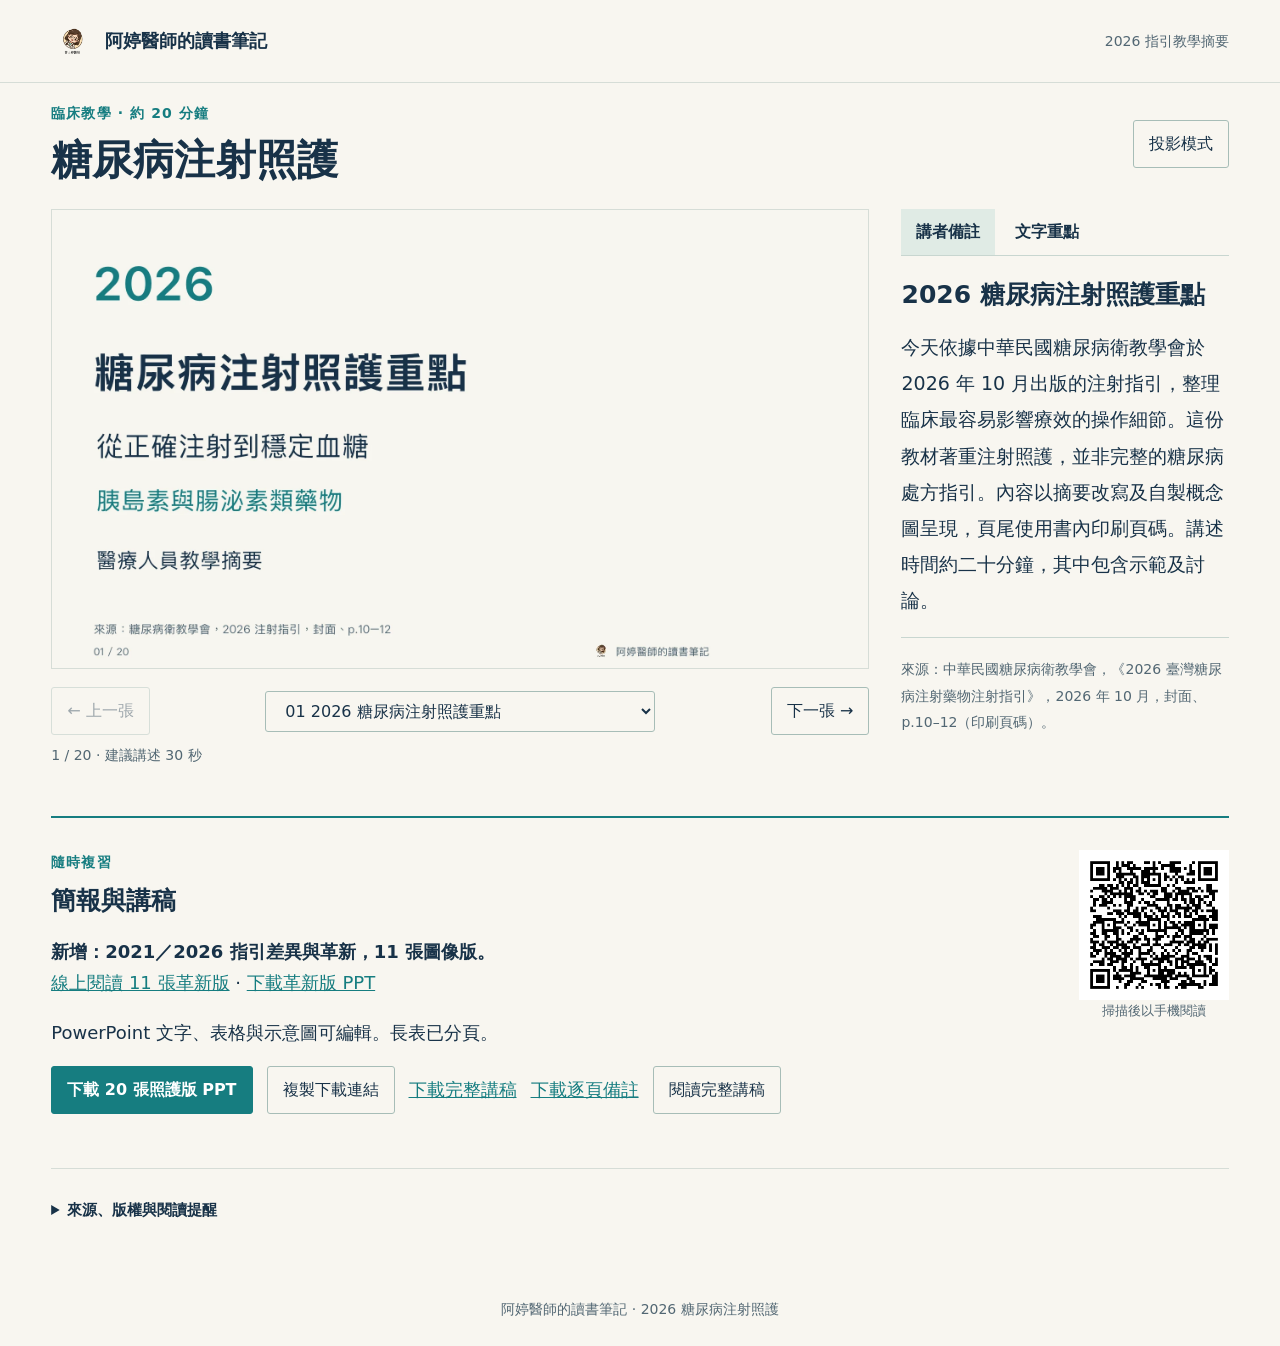
<file: index.html>
<!doctype html>
<html lang="zh-Hant"><head><meta charset="utf-8"><meta name="viewport" content="width=device-width,initial-scale=1"><meta name="description" content="2026 糖尿病注射照護重點：20 張臨床教學投影片、逐頁備註與完整講稿。摘要改寫，不提供原書下載。"><meta property="og:title" content="2026 糖尿病注射照護｜阿婷醫師的讀書筆記"><meta property="og:description" content="注射技巧、輪替、脂肪增生與腸泌素。20 張大字教學簡報及講稿。"><meta property="og:url" content="https://tsn4830-ui.github.io/diabetes-injection-guide-2026/"><meta property="og:image" content="https://tsn4830-ui.github.io/diabetes-injection-guide-2026/assets/og.png"><meta name="twitter:card" content="summary_large_image"><title>2026 糖尿病注射照護｜阿婷醫師的讀書筆記</title><link rel="icon" href="assets/logo.png"><link rel="stylesheet" href="style.css"></head>
<body><header><a class="brand" href="#"><img src="assets/logo.png" alt="阿婷醫師品牌標誌"><span>阿婷醫師的讀書筆記</span></a><span class="edition">2026 指引教學摘要</span></header>
<main><div class="heading"><div><p class="eyebrow">臨床教學 · 約 20 分鐘</p><h1>糖尿病注射照護</h1></div><button id="present" type="button">投影模式</button></div>
<div class="workspace"><section class="viewer" aria-label="投影片檢視器"><img id="slide" alt="第 1 張投影片" src="slides/slide_01.webp" width="1920" height="1080"><nav aria-label="投影片導覽"><button id="prev" type="button">← 上一張</button><label class="selector"><span class="sr">選擇投影片</span><select id="select"></select></label><button id="next" type="button">下一張 →</button></nav><p id="status" class="status" aria-live="polite"></p></section>
<aside><div class="tabs" role="tablist" aria-label="閱讀方式"><button id="note-tab" role="tab" aria-selected="true" aria-controls="notes">講者備註</button><button id="text-tab" role="tab" aria-selected="false" aria-controls="points">文字重點</button></div><section id="notes" role="tabpanel"><h2 id="note-title"></h2><p id="note-body"></p></section><section id="points" role="tabpanel" hidden><h2>本頁重點</h2><ul id="point-list"></ul></section><p id="source" class="source"></p></aside></div>
<section class="downloads"><div><p class="eyebrow">隨時複習</p><h2>簡報與講稿</h2><p><strong>新增：2021／2026 指引差異與革新，11 張圖像版。</strong><br><a href="innovation.html">線上閱讀 11 張革新版</a> · <a href="2026_%E8%87%BA%E7%81%A3%E7%B3%96%E5%B0%BF%E7%97%85%E6%B3%A8%E5%B0%84%E8%97%A5%E7%89%A9%E6%8C%87%E5%BC%95%E9%9D%A9%E6%96%B0.pptx" download>下載革新版 PPT</a></p><p>PowerPoint 文字、表格與示意圖可編輯。長表已分頁。</p><div class="actions"><a class="primary" id="pptx" href="2026糖尿病注射照護.pptx" download>下載 20 張照護版 PPT</a><button id="copy" type="button">複製下載連結</button><a href="完整講稿.md" download>下載完整講稿</a><a href="逐頁講者備註.md" download>下載逐頁備註</a><button id="speech-toggle" type="button" aria-expanded="false" aria-controls="speech">閱讀完整講稿</button></div><p id="download-status" aria-live="polite"></p><p id="webview" hidden>若在 Facebook 或 Instagram 內無法下載，請用 Safari 或 Chrome 開啟。</p></div><figure><img src="assets/site-qr.png" width="150" height="150" alt="教學網站 QR code"><figcaption>掃描後以手機閱讀</figcaption></figure></section>
<section id="speech" hidden><h2>完整講稿</h2><div id="speech-body"></div></section>
<details class="reference"><summary>來源、版權與閱讀提醒</summary><p>主要來源：中華民國糖尿病衛教學會，《2026 臺灣糖尿病注射藥物注射指引》，2026 年 10 月。<a href="https://www.tade.org.tw/" target="_blank" rel="noopener">學會官方網站</a>。</p><p>本教材為教學摘要改寫，非學會官方教材或勘誤。原書著作權歸原權利人。本站不提供原 PDF、掃描頁或原書圖片，不代表取得原書重製授權。</p><p>兒童較長針頭角度與保存期限的原文差異，見第 19 張。藥品與裝置操作以各產品最新仿單及個別臨床評估為準。</p><p>本站以系統字型呈現，未散布字型檔案。概念圖採原創排版，不是人體定位或解剖量測圖。</p></details></main><footer>阿婷醫師的讀書筆記 · 2026 糖尿病注射照護</footer><script src="data.js"></script><script src="app.js"></script></body></html>
</file>
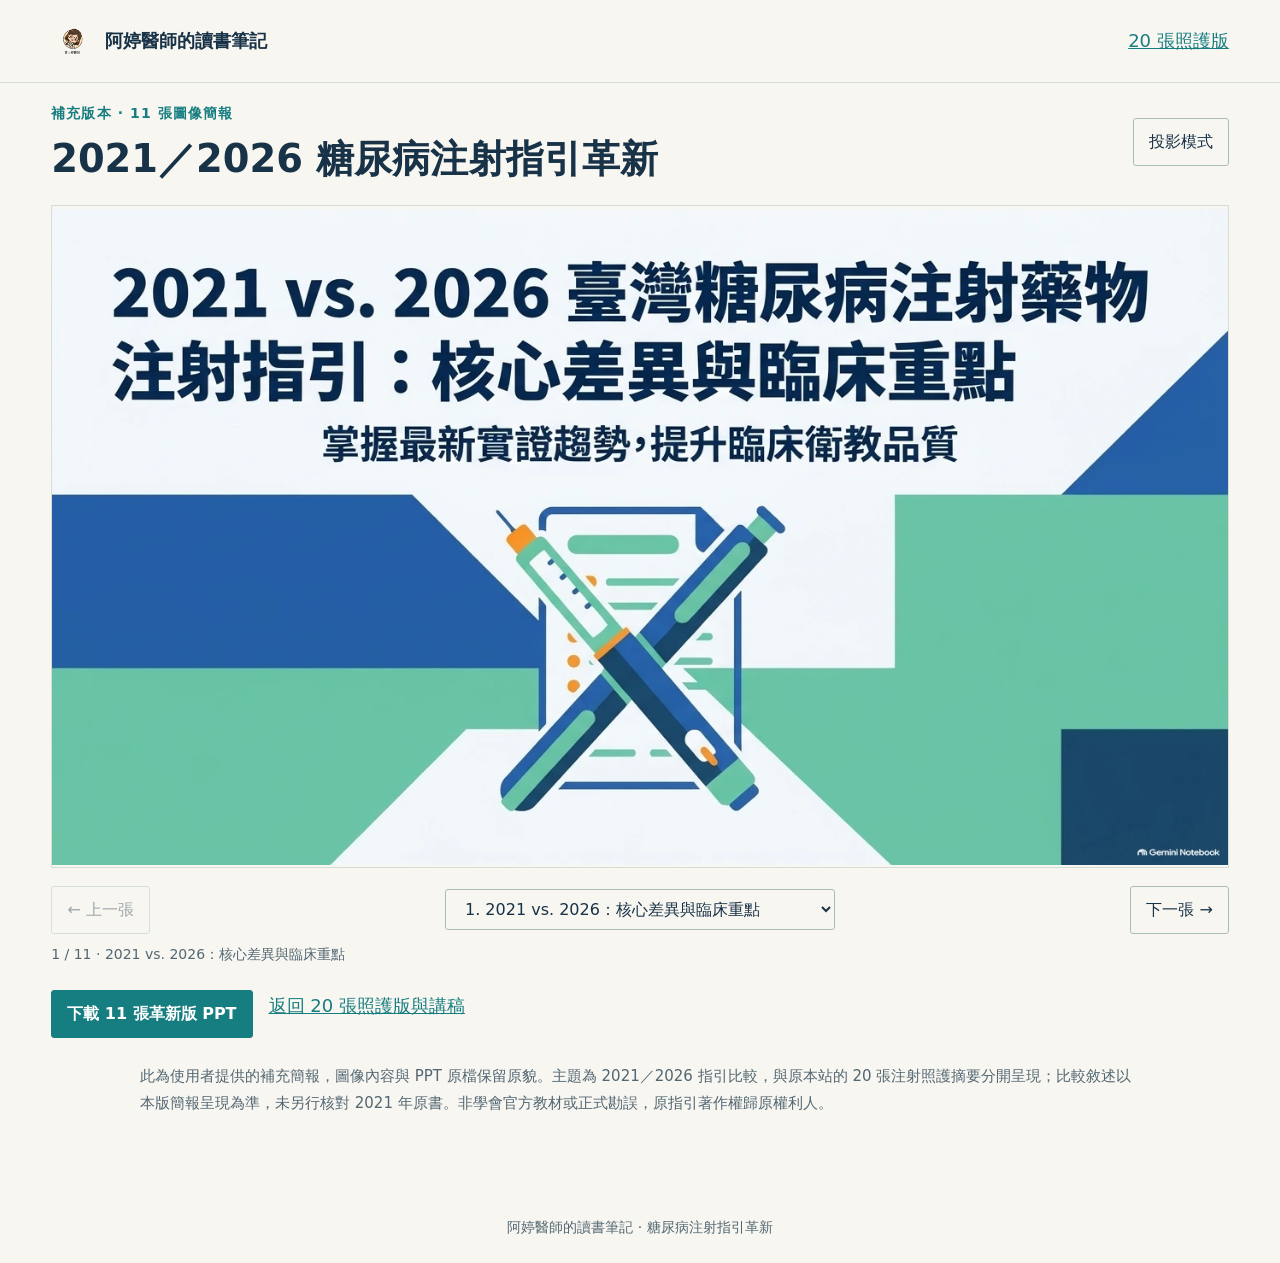
<file: innovation.html>
<!doctype html><html lang="zh-Hant"><head><meta charset="utf-8"><meta name="viewport" content="width=device-width,initial-scale=1"><title>2021／2026 糖尿病注射指引革新｜阿婷醫師的讀書筆記</title><meta name="description" content="使用者提供的 11 張圖像簡報，介紹 2021 與 2026 臺灣糖尿病注射指引差異與臨床重點，附原檔下載。"><meta property="og:title" content="2021／2026 糖尿病注射指引革新"><meta property="og:url" content="https://tsn4830-ui.github.io/diabetes-injection-guide-2026/innovation.html"><meta property="og:image" content="https://tsn4830-ui.github.io/diabetes-injection-guide-2026/slides/innovation_01.webp"><link rel="stylesheet" href="style.css"><link rel="icon" href="assets/logo.png"><style>.innovation-view{max-width:1200px;margin:auto}.innovation-links{display:flex;gap:16px;flex-wrap:wrap;margin:24px 0}.provenance{font-size:15px;color:#526773;max-width:1000px;margin:25px auto}.heading h1{font-size:clamp(25px,3vw,40px)}body.projector .innovation-links,body.projector .provenance{display:none}</style></head><body><header><a class="brand" href="index.html"><img src="assets/logo.png" alt="阿婷醫師品牌標誌"><span>阿婷醫師的讀書筆記</span></a><a href="index.html">20 張照護版</a></header><main><div class="heading"><div><p class="eyebrow">補充版本 · 11 張圖像簡報</p><h1>2021／2026 糖尿病注射指引革新</h1></div><button id="present" type="button">投影模式</button></div><section class="innovation-view" aria-label="革新版投影片檢視器"><img id="slide" src="slides/innovation_01.webp" width="1920" height="1080" alt="第 1 張：核心差異與臨床重點"><nav aria-label="投影片導覽"><button id="prev" type="button">← 上一張</button><label class="selector"><span class="sr">選擇投影片</span><select id="select"></select></label><button id="next" type="button">下一張 →</button></nav><p id="status" class="status" aria-live="polite"></p></section><div class="innovation-links"><a class="primary" href="2026_%E8%87%BA%E7%81%A3%E7%B3%96%E5%B0%BF%E7%97%85%E6%B3%A8%E5%B0%84%E8%97%A5%E7%89%A9%E6%8C%87%E5%BC%95%E9%9D%A9%E6%96%B0.pptx" download>下載 11 張革新版 PPT</a><a href="index.html">返回 20 張照護版與講稿</a></div><p class="provenance">此為使用者提供的補充簡報，圖像內容與 PPT 原檔保留原貌。主題為 2021／2026 指引比較，與原本站的 20 張注射照護摘要分開呈現；比較敘述以本版簡報呈現為準，未另行核對 2021 年原書。非學會官方教材或正式勘誤，原指引著作權歸原權利人。</p></main><footer>阿婷醫師的讀書筆記 · 糖尿病注射指引革新</footer><script src="innovation-data.js"></script><script src="innovation.js"></script></body></html>
</file>
<file: style.css>
*{box-sizing:border-box}body{margin:0;background:#f8f6f0;color:#183248;font-family:"PingFang TC","Noto Sans TC",system-ui,sans-serif;font-size:18px;line-height:1.75}header{max-width:1540px;margin:auto;padding:20px 4vw;border-bottom:1px solid #d6ddd7;display:flex;align-items:center;justify-content:space-between}.brand{display:flex;gap:12px;align-items:center;text-decoration:none;font-weight:700;color:#183248}.brand img{width:42px;height:42px;object-fit:contain}.edition{color:#526773;font-size:14px}main{max-width:1540px;margin:auto;padding:18px 4vw 50px}.heading{display:flex;align-items:center;justify-content:space-between;margin:0 0 22px}h1{font-size:clamp(28px,3.2vw,46px);line-height:1.3;margin:0}h2{font-size:25px;line-height:1.5;margin:0 0 16px}.eyebrow{color:#167d80;letter-spacing:.08em;font-size:14px;font-weight:700;margin:0 0 8px}.workspace{display:grid;grid-template-columns:minmax(0,2.5fr) minmax(280px,1fr);gap:32px}.viewer{min-width:0}#slide{display:block;width:100%;height:auto;aspect-ratio:16/9;object-fit:contain;border:1px solid #d6ddd7}nav{display:flex;align-items:center;gap:12px;justify-content:space-between;margin-top:18px}button,a.primary,select{font:inherit;font-size:16px;border:1px solid #a7bdb7;border-radius:3px;background:transparent;color:#183248;padding:9px 15px;cursor:pointer}button:hover,button[aria-selected=true]{background:#e0ebe5}button:disabled{opacity:.4;cursor:default}button:focus-visible,a:focus-visible,select:focus-visible,summary:focus-visible{outline:3px solid #167d80;outline-offset:4px}a{color:#167d80}select{width:100%;max-width:390px}.selector{flex:1;text-align:center}.status{font-size:14px;color:#526773;margin:8px 0 0}.tabs{display:flex;gap:5px;border-bottom:1px solid #c8d6d0;margin-bottom:20px}.tabs button{border:0;border-radius:0;font-weight:700}aside p{margin-top:0;font-size:19px;line-height:1.9}aside{max-height:760px;overflow:auto}.source{font-size:14px!important;color:#526773;border-top:1px solid #c8d6d0;padding-top:18px}.downloads{margin-top:48px;padding:32px 0;border-top:2px solid #167d80;border-bottom:1px solid #d6ddd7;display:flex;gap:24px;justify-content:space-between}.downloads p{margin-top:0}.actions{display:flex;flex-wrap:wrap;gap:14px;align-items:center}a.primary{background:#167d80;color:white;text-decoration:none;border-color:#167d80;font-weight:700}figure{margin:0;text-align:center;flex-shrink:0}figure img{display:block}figcaption{font-size:13px;color:#526773}#download-status{font-size:14px;min-height:1em;margin:8px 0 0}#speech{max-width:880px;padding-top:35px}#speech article{padding:20px 0;border-bottom:1px solid #d6ddd7}#speech article h3{font-size:22px}.reference{margin-top:28px;color:#526773;font-size:15px}summary{cursor:pointer;font-weight:700;color:#183248}footer{text-align:center;padding:24px;font-size:14px;color:#526773}.sr{position:absolute;width:1px;height:1px;padding:0;margin:-1px;overflow:hidden;clip:rect(0,0,0,0)}body.projector header,body.projector .heading,body.projector aside,body.projector .downloads,body.projector .reference,body.projector footer,body.projector #speech{display:none}body.projector main{padding:0;max-width:none}body.projector .workspace{display:block}body.projector #slide{height:calc(100vh - 90px);width:100%;border:0}body.projector nav{max-width:1000px;margin:8px auto}body.projector .status{text-align:center;margin:0}@media(max-width:960px){.workspace{grid-template-columns:1fr;gap:24px}aside{max-height:none}.downloads{margin-top:30px}header{padding:15px 4vw}.edition{display:none}.heading{margin-top:8px}.heading button{font-size:14px;padding:7px 10px}}@media(max-width:560px){body{font-size:17px}header .brand{font-size:16px}main{padding:18px 14px 35px}nav{gap:5px}nav button{font-size:14px;padding:8px}select{font-size:14px;max-width:185px;padding:8px 3px}.downloads{display:block}.downloads figure{margin-top:25px;display:inline-block}aside p{font-size:19px}.actions{gap:12px}.tabs button{font-size:17px}h2{font-size:23px}}
</file>
